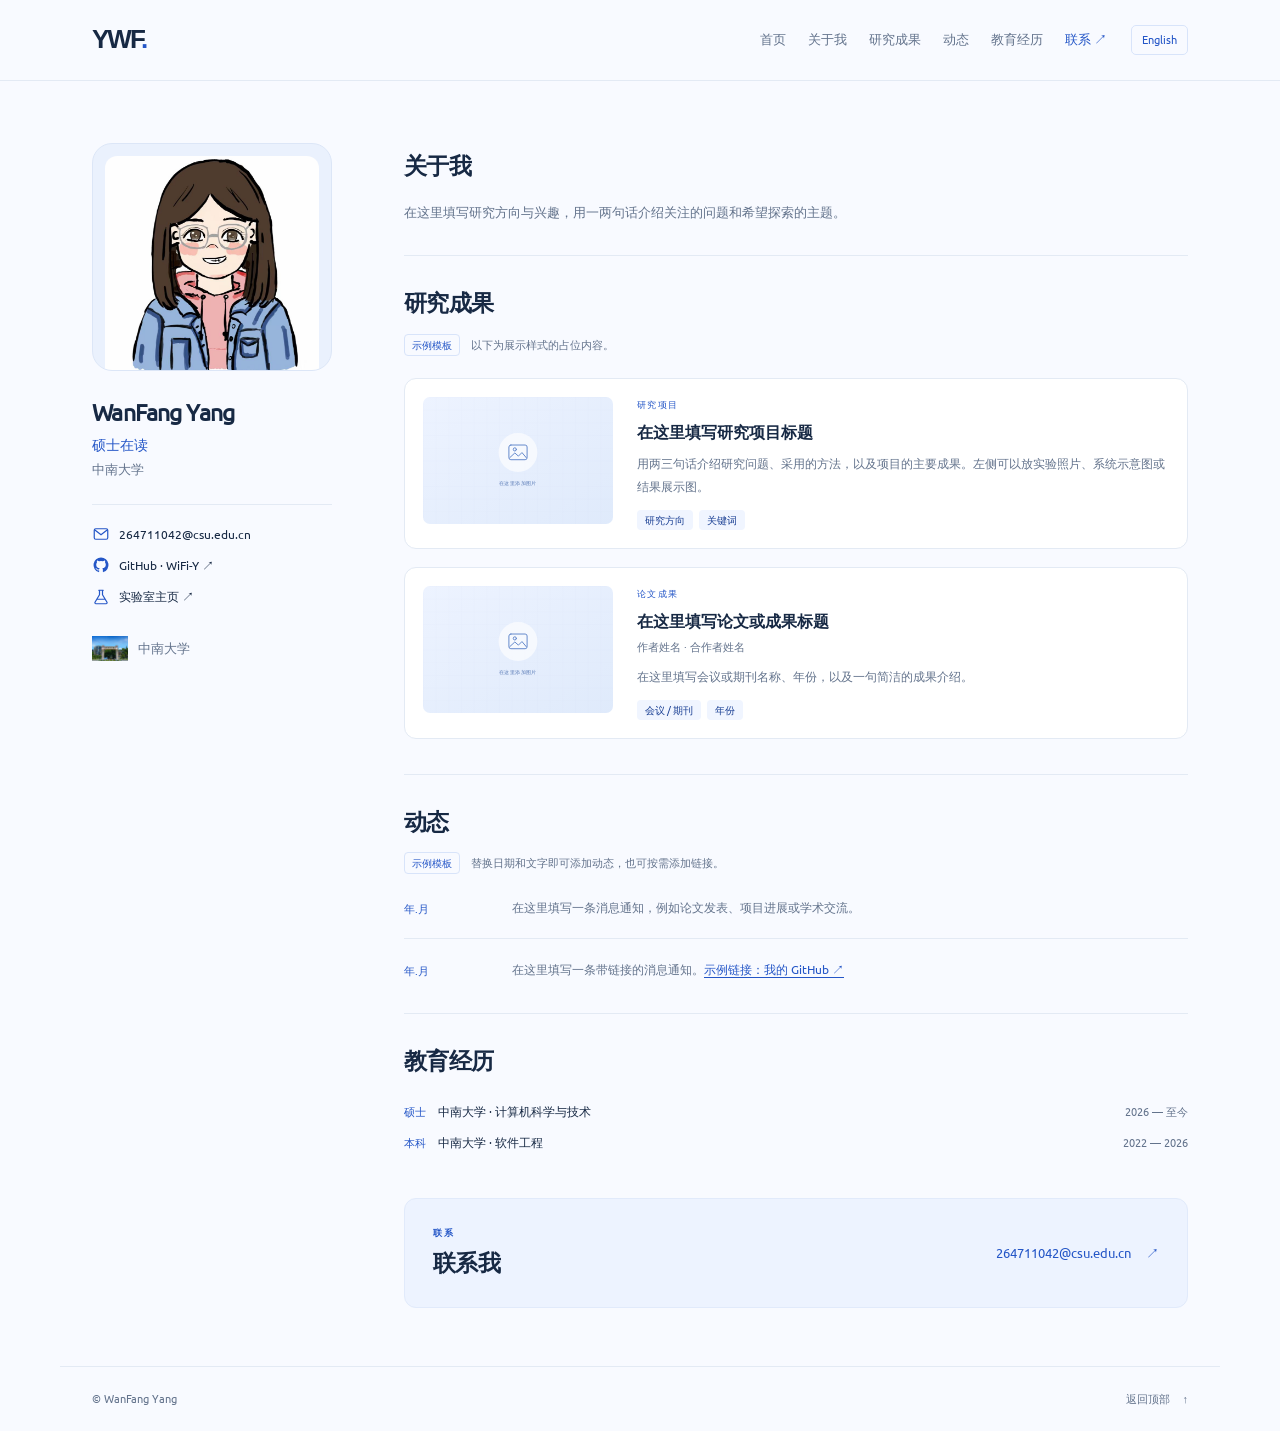
<file: zh.html>
<!DOCTYPE html>
<html lang="zh-CN">
<head>
<meta charset="UTF-8">
<meta name="viewport" content="width=device-width, initial-scale=1">
<meta name="description" content="WanFang Yang，中南大学硕士在读。个人主页、研究方向、研究成果、动态与教育经历。">
<meta name="theme-color" content="#2456c7">
<title>WanFang Yang | 个人主页</title>
<link rel="icon" type="image/svg+xml" href="images/favicon.svg">
<link rel="stylesheet" href="static/css/root.css">
<link rel="stylesheet" href="static/css/style.css">
<link rel="alternate" hreflang="zh-CN" href="zh.html">
<link rel="alternate" hreflang="en" href="index.html">
</head>
<body>
<a class="skip-link" href="#main">跳转到正文</a>
<header class="site-header"><div class="header-inner">
<a class="wordmark" href="#home" aria-label="WanFang Yang 的个人主页">YWF<span>.</span></a>
<nav aria-label="主导航"><a href="#home">首页</a><a href="#about">关于我</a><a href="#research">研究成果</a><a href="#news">动态</a><a href="#education">教育经历</a><a href="#contact">联系 <span aria-hidden="true">↗</span></a></nav><a class="language-switch" href="index.html" lang="en" hreflang="en">English</a>
</div></header>
<div class="page-layout" id="home">
<aside class="profile" aria-label="个人信息">
<div class="portrait-frame"><img class="portrait" src="images/avator.jpg" alt="WanFang Yang 的卡通头像" width="780" height="865"></div>
<h1 class="profile-name">WanFang Yang</h1><p class="profile-role">硕士在读</p><p class="profile-university">中南大学</p>
<div class="profile-divider"></div>
<a class="profile-email" href="mailto:264711042@csu.edu.cn"><svg viewBox="0 0 24 24" aria-hidden="true"><rect x="3" y="5" width="18" height="14" rx="2"/><path d="m3 6 9 7 9-7"/></svg><span>264711042@csu.edu.cn</span></a>
<a class="profile-github" href="https://github.com/WiFi-Y" target="_blank" rel="noopener noreferrer"><svg viewBox="0 0 24 24" aria-hidden="true"><path d="M12 2a10 10 0 0 0-3.16 19.49c.5.09.68-.22.68-.48v-1.86c-2.78.6-3.37-1.18-3.37-1.18-.45-1.16-1.11-1.47-1.11-1.47-.91-.62.07-.61.07-.61 1 .07 1.53 1.03 1.53 1.03.89 1.53 2.34 1.09 2.91.83.09-.65.35-1.09.64-1.34-2.22-.25-4.56-1.11-4.56-4.95 0-1.09.39-1.98 1.03-2.68-.1-.25-.45-1.27.1-2.65 0 0 .84-.27 2.75 1.03a9.58 9.58 0 0 1 5 0c1.91-1.3 2.75-1.03 2.75-1.03.55 1.38.2 2.4.1 2.65.64.7 1.03 1.59 1.03 2.68 0 3.85-2.34 4.7-4.57 4.95.36.31.68.92.68 1.85v2.75c0 .27.18.58.69.48A10 10 0 0 0 12 2Z"/></svg><span>GitHub · WiFi-Y <span aria-hidden="true">↗</span></span></a>
<a class="profile-lab" href="https://csu-jpg.github.io/#home" target="_blank" rel="noopener noreferrer"><svg viewBox="0 0 24 24" aria-hidden="true"><path d="M9 3h6M10 3v6l-6 10a1.4 1.4 0 0 0 1.2 2h13.6a1.4 1.4 0 0 0 1.2-2L14 9V3M7 15h10"/></svg><span>实验室主页 <span aria-hidden="true">↗</span></span></a>
<div class="university-label"><img src="images/CSU.png" width="36" height="36" alt=""><span>中南大学</span></div>
</aside>
<main id="main">
<section class="content-section" id="about" aria-labelledby="about-title">
<div class="section-heading"><h2 id="about-title">关于我</h2></div>
<p class="research-interests">在这里填写研究方向与兴趣，用一两句话介绍关注的问题和希望探索的主题。</p>
</section>
<section class="content-section" id="research" aria-labelledby="research-title"><div class="section-heading"><h2 id="research-title">研究成果</h2></div>
<p class="template-note"><span>示例模板</span> 以下为展示样式的占位内容。</p>
<div class="research-list">
<article class="research-card">
<img class="research-image" src="images/research-placeholder-zh.svg" alt="研究图片占位，之后替换为项目照片或示意图" width="480" height="320">
<div class="research-copy"><p class="research-category">研究项目</p><h3>在这里填写研究项目标题</h3><p class="research-description">用两三句话介绍研究问题、采用的方法，以及项目的主要成果。左侧可以放实验照片、系统示意图或结果展示图。</p><div class="research-tags"><span>研究方向</span><span>关键词</span></div>
</div></article>
<article class="research-card">
<img class="research-image" src="images/research-placeholder-zh.svg" alt="论文图片占位，之后替换为论文配图" width="480" height="320">
<div class="research-copy"><p class="research-category">论文成果</p><h3>在这里填写论文或成果标题</h3><p class="research-authors">作者姓名 · 合作者姓名</p><p class="research-description">在这里填写会议或期刊名称、年份，以及一句简洁的成果介绍。</p><div class="research-tags"><span>会议 / 期刊</span><span>年份</span></div>
</div></article>
</div></section>
<section class="content-section" id="news" aria-labelledby="news-title"><div class="section-heading"><h2 id="news-title">动态</h2></div>
<p class="template-note"><span>示例模板</span> 替换日期和文字即可添加动态，也可按需添加链接。</p>
<ul class="news-list">
<li><span class="news-date">年.月</span><p>在这里填写一条消息通知，例如论文发表、项目进展或学术交流。</p></li>
<li><span class="news-date">年.月</span><p>在这里填写一条带链接的消息通知。<a href="https://github.com/WiFi-Y" target="_blank" rel="noopener noreferrer">示例链接：我的 GitHub <span aria-hidden="true">↗</span></a></p></li></ul></section>
<section class="content-section" id="education" aria-labelledby="education-title">
<div class="section-heading"><h2 id="education-title">教育经历</h2></div>
<ol class="education-list">
<li><span class="education-degree">硕士</span><p class="education-summary">中南大学 · 计算机科学与技术</p><span class="education-date">2026 — 至今</span></li>
<li><span class="education-degree">本科</span><p class="education-summary">中南大学 · 软件工程</p><span class="education-date">2022 — 2026</span></li>
</ol></section>
<section class="contact-section" id="contact" aria-labelledby="contact-title"><div><p class="eyebrow">联系</p><h2 id="contact-title">联系我</h2></div><a href="mailto:264711042@csu.edu.cn">264711042@csu.edu.cn <span aria-hidden="true">↗</span></a></section>
</main></div>
<footer><span>© WanFang Yang</span><a href="#home">返回顶部 <span aria-hidden="true">↑</span></a></footer>
</body></html>
</file>
<file: static/css/root.css>
:root { color-scheme: light; --blue: #2456c7; --blue-dark: #173d92; --ink: #172944; --muted: #63738c; --line: #e3eaf4; --background: #f8faff; }
</file>
<file: static/css/style.css>
@font-face { font-family: Ubuntu; src: url('../fonts/Ubuntu-Regular.ttf') format('truetype'); font-display: swap; }
* { box-sizing: border-box; }
html { scroll-behavior: smooth; scroll-padding-top: 108px; }
body { margin: 0; background: var(--background); color: var(--ink); font-family: Ubuntu, 'Segoe UI', 'Microsoft YaHei', sans-serif; font-size: 15px; line-height: 1.6; -webkit-font-smoothing: antialiased; }
a { color: inherit; text-decoration: none; }
a:focus-visible { outline: 3px solid var(--blue); outline-offset: 5px; border-radius: 3px; }
a:hover { color: var(--blue); }
.skip-link { position: fixed; left: 20px; top: -80px; z-index: 20; padding: 10px 18px; background: white; color: var(--blue); }
.skip-link:focus { top: 12px; }
.site-header { position: sticky; top: 0; z-index: 10; background: rgba(248,250,255,.96); border-bottom: 1px solid var(--line); }
.header-inner { max-width: 1160px; margin: auto; padding: 19px 32px; display: flex; align-items: center; justify-content: space-between; gap: 24px; }
.wordmark { font-family: 'Segoe UI', sans-serif; font-size: 26px; font-weight: 800; letter-spacing: -2px; }
.wordmark span { color: var(--blue); }
nav { display: flex; gap: 22px; align-items: center; font-size: 13px; color: var(--muted); margin-left: auto; flex-wrap: wrap; }
.language-switch { padding: 5px 10px; border: 1px solid #d8e4fa; border-radius: 5px; color: var(--blue); font-size: 11px; white-space: nowrap; }
nav a { padding: 6px 0; transition: color .2s; }
nav a:last-child { color: var(--blue); }
.page-layout { max-width: 1160px; margin: 0 auto; padding: 62px 32px 0; display: grid; grid-template-columns: 240px minmax(0,1fr); gap: 72px; }
.profile { align-self: start; position: sticky; top: 132px; }
.portrait-frame { padding: 12px 12px 0; background: #eaf1fd; border: 1px solid #dce6f7; border-radius: 20px; overflow: hidden; }
.portrait { display: block; width: 100%; height: auto; aspect-ratio: 1; object-fit: cover; object-position: center 25%; border-radius: 12px 12px 0 0; }
.profile-name { margin: 23px 0 3px; font-size: 23px; font-weight: 700; letter-spacing: -.6px; }
.profile-role { margin: 0; color: var(--blue); font-size: 14px; }
.profile-university { margin: 3px 0 0; color: var(--muted); font-size: 13px; }
.profile-divider { height: 1px; margin: 24px 0 20px; background: var(--line); }
.profile-email { display: flex; align-items: center; gap: 9px; font-size: 12px; }
.profile-email svg { width: 18px; height: 18px; fill: none; stroke: var(--blue); stroke-width: 1.6; flex-shrink: 0; }
.profile-github { display: flex; align-items: center; gap: 9px; margin-top: 12px; font-size: 12px; }
.profile-github svg { width: 18px; height: 18px; fill: var(--blue); flex-shrink: 0; }
.university-label { margin-top: 24px; display: flex; align-items: center; gap: 10px; color: var(--muted); font-size: 13px; line-height: 1.5; }
.university-label img { object-fit: contain; }
.university-label small { font-size: 10px; }
main { min-width: 0; }
.eyebrow { margin: 0 0 18px; font-size: 10px; color: var(--blue); letter-spacing: 2px; font-weight: 700; display: flex; gap: 8px; align-items: center; }
.content-section { padding: 29px 0 10px; border-top: 1px solid var(--line); }
main > .content-section:first-child { border-top: 0; padding-top: 5px; }
.section-heading { display: flex; align-items: baseline; justify-content: space-between; gap: 16px; }
h2 { margin: 0; font-family: 'Segoe UI', sans-serif; font-size: 23px; font-weight: 650; letter-spacing: -.7px; }
.section-heading > span { color: var(--muted); font-size: 11px; letter-spacing: 2px; }
.education-list { padding: 0; margin: 16px 0 14px; list-style: none; }
.education-list li { display: grid; grid-template-columns: auto minmax(0,1fr) auto; gap: 12px; align-items: baseline; padding: 6px 0; font-size: 12px; }
.education-degree { color: var(--blue); font-size: 11px; }
.education-summary { margin: 0; }
.education-date { color: var(--muted); font-size: 11px; white-space: nowrap; }
h3 { margin: 0; font-size: 15px; font-weight: 500; }
.research-interests { margin: 16px 0 20px; color: var(--muted); font-size: 13px; line-height: 1.9; }
.profile-lab { display: flex; align-items: center; gap: 9px; margin-top: 12px; font-size: 12px; }
.profile-lab svg { width: 18px; height: 18px; fill: none; stroke: var(--blue); stroke-width: 1.6; stroke-linecap: round; stroke-linejoin: round; flex-shrink: 0; }
.template-note { margin: 12px 0 22px; color: var(--muted); font-size: 11px; }
.template-note > span { display: inline-block; margin-right: 8px; padding: 2px 7px; border: 1px solid #d8e4fa; border-radius: 4px; color: var(--blue); font-size: 10px; }
.research-list { display: grid; gap: 18px; margin-bottom: 25px; }
.research-card { display: grid; grid-template-columns: 190px minmax(0,1fr); gap: 24px; padding: 18px; background: #fff; border: 1px solid var(--line); border-radius: 12px; }
.research-image { display: block; width: 100%; height: auto; aspect-ratio: 3 / 2; object-fit: cover; border-radius: 7px; align-self: start; }
.research-copy { min-width: 0; }
.research-category { margin: 0 0 8px; font-size: 9px; letter-spacing: 1.3px; color: var(--blue); }
.research-category span { margin-left: 8px; color: var(--muted); letter-spacing: 0; }
.research-card h3 { font-size: 16px; font-weight: 600; line-height: 1.5; overflow-wrap: anywhere; }
.research-description { margin: 9px 0 12px; font-size: 12px; line-height: 1.9; color: var(--muted); overflow-wrap: anywhere; }
.research-authors { margin: 6px 0 0; font-size: 11px; color: var(--muted); }
.research-tags { display: flex; flex-wrap: wrap; gap: 6px; }
.research-tags span { padding: 2px 8px; background: #f0f5ff; color: var(--blue-dark); border-radius: 4px; font-size: 10px; }
.research-link { display: inline-block; margin: 12px 12px 0 0; color: var(--blue); font-size: 12px; }
.news-list { list-style: none; margin: 0 0 22px; padding: 0; }
.news-list > li { display: grid; grid-template-columns: 86px minmax(0,1fr); gap: 22px; padding: 19px 0; border-bottom: 1px solid var(--line); }
.news-list > li:first-child { padding-top: 0; }
.news-list > li:last-child { border-bottom: 0; padding-bottom: 0; }
.news-date { color: var(--blue); font-size: 11px; padding-top: 4px; font-variant-numeric: tabular-nums; }
.news-list p { margin: 0; font-size: 12px; line-height: 1.9; color: var(--muted); overflow-wrap: anywhere; }
.news-list a { color: var(--blue); text-decoration: underline; text-underline-offset: 3px; }
.contact-section { display: flex; justify-content: space-between; align-items: center; gap: 24px; padding: 26px 28px; margin-top: 16px; background: #edf3ff; border: 1px solid #e1eafb; border-radius: 12px; }
.contact-section .eyebrow { margin-bottom: 5px; font-size: 9px; }
.contact-section h2 { font-size: 23px; }
.contact-section > a { color: var(--blue); font-size: 13px; overflow-wrap: anywhere; }
.contact-section > a span { margin-left: 12px; }
footer { max-width: 1160px; margin: 58px auto 0; padding: 23px 32px; border-top: 1px solid var(--line); display: flex; justify-content: space-between; gap: 20px; font-size: 11px; color: var(--muted); }
footer a span { margin-left: 10px; }
@media (max-width: 1000px) { .page-layout { gap: 40px; grid-template-columns: 210px minmax(0,1fr); } .contact-section { align-items: flex-start; flex-direction: column; gap: 15px; } }
@media (max-width: 720px) {
html { scroll-padding-top: 122px; }
.header-inner { padding: 13px 22px; gap: 10px; flex-wrap: wrap; }
.language-switch { margin-left: auto; order: 1; }
.wordmark { font-size: 23px; }
nav { width: 100%; order: 2; justify-content: flex-start; flex-wrap: wrap; gap: 4px 16px; font-size: 11px; }
.page-layout { padding: 32px 22px 0; grid-template-columns: minmax(0,1fr); gap: 30px; }
.profile { position: static; display: grid; grid-template-columns: 92px minmax(0,1fr); column-gap: 20px; align-items: start; }
.portrait-frame { grid-row: 1 / 5; padding: 5px 5px 0; border-radius: 12px; }
.portrait { border-radius: 8px 8px 0 0; }
.profile-name { margin: 0 0 3px; font-size: 21px; }
.profile-role { font-size: 12px; }
.profile-university { font-size: 11px; }
.profile-email { grid-column: 2; font-size: 10px; gap: 5px; margin-top: 10px; overflow-wrap: anywhere; }
.profile-email svg { width: 14px; height: 14px; }
.profile-github { grid-column: 2; margin-top: 8px; gap: 5px; font-size: 10px; }
.profile-github svg { width: 14px; height: 14px; }
.profile-divider, .university-label { display: none; }
.content-section { padding-top: 25px; }
.education-list li { grid-template-columns: auto minmax(0,1fr); gap: 2px 8px; padding: 7px 0; }
.education-date { grid-column: 2; font-size: 10px; }
.profile-lab { grid-column: 2; margin-top: 8px; gap: 5px; font-size: 10px; }
.profile-lab svg { width: 14px; height: 14px; }
h3 { font-size: 14px; }
.research-card { grid-template-columns: minmax(0,1fr); padding: 15px; gap: 16px; }
.research-image { max-height: 210px; }
.research-card h3 { font-size: 15px; }
.news-list > li { grid-template-columns: minmax(0,1fr); gap: 8px; }
.contact-section { padding: 23px; }
footer { margin-top: 36px; padding: 20px 22px; }
}
@media (prefers-reduced-motion: reduce) { html { scroll-behavior: auto; } *, *::before, *::after { transition: none !important; } }
</file>
